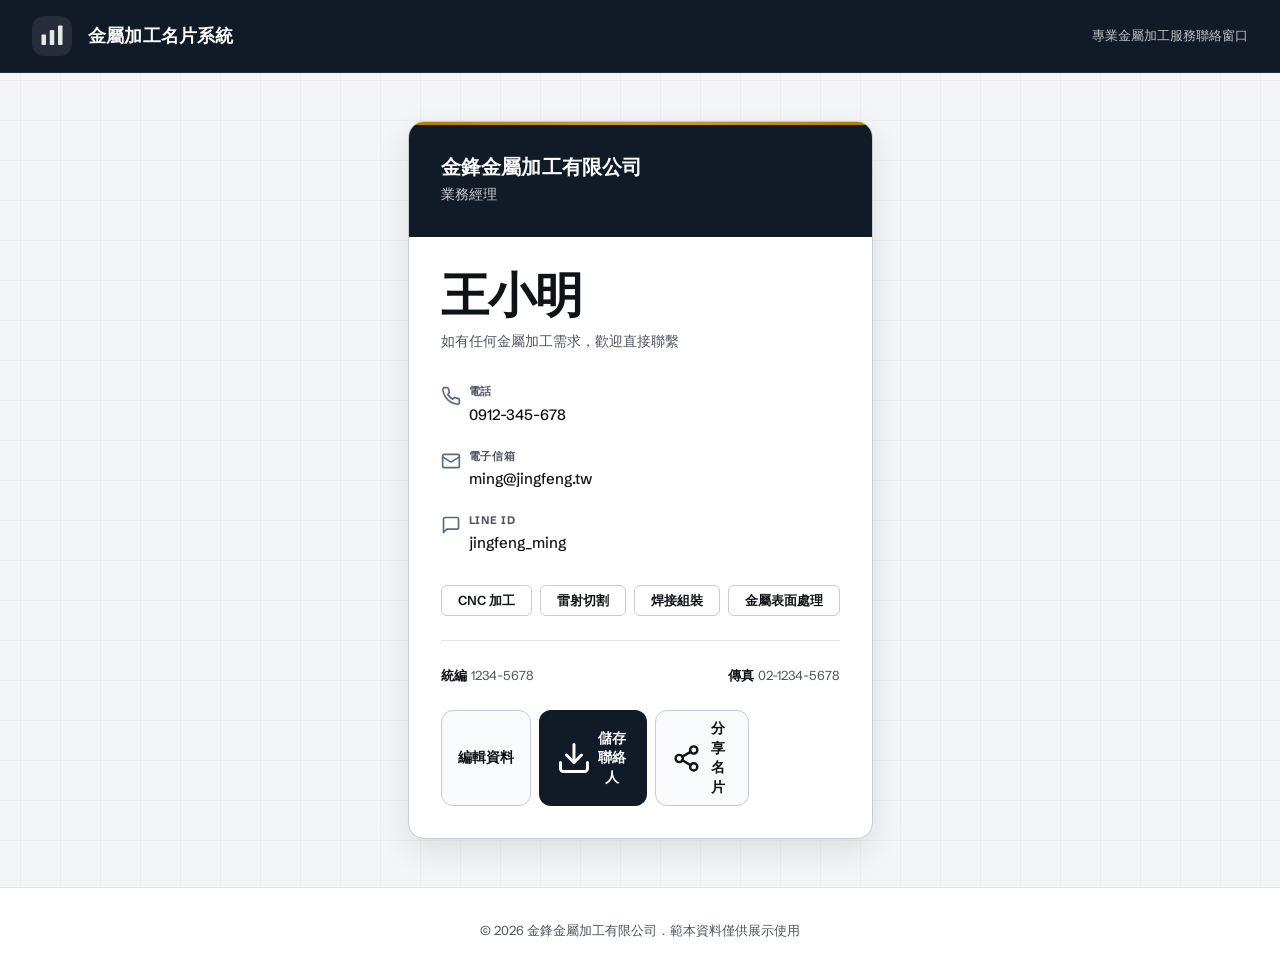
<file: index.html>
<!DOCTYPE html>
<html lang="zh-Hant">
<head>
  <meta charset="UTF-8">
  <!--
    金屬加工名片系統 - 入口頁
    檔案：index.html
    用途：展示單張個人名片完成品。
          初始化時由 assets/js/main.js 向 assets/config/api.json
          載入 API 位址，並發送 POST action=get 請求，從後端讀取名片資料；
          若 API 載入或解析失敗，則使用本地 Mock 資料備援渲染。
  -->
  <meta name="viewport" content="width=device-width, initial-scale=1.0">
  <meta name="description" content="金鋒金屬加工有限公司 - 業務經理 王小明 數位名片">
  <meta name="theme-color" content="#0f172a">
  <title>王小明 - 金鋒金屬加工有限公司 | 數位名片</title>

  <!-- 預先連線 Google Fonts 以加速字體載入 -->
  <link rel="preconnect" href="https://fonts.googleapis.com">
  <link rel="preconnect" href="https://fonts.gstatic.com" crossorigin>
  <link href="https://fonts.googleapis.com/css2?family=Schibsted+Grotesk:wght@400;500;600;700;800&display=swap" rel="stylesheet">

  <!-- 全站基礎樣式 -->
  <link rel="stylesheet" href="assets/css/main.css">
  <!-- 名片元件樣式 -->
  <link rel="stylesheet" href="assets/css/card.css">
</head>
<body>
  <!-- 頁首：品牌標記與系統名稱 -->
  <header class="page-header">
    <div class="page-header__brand" aria-hidden="true">
      <svg class="page-header__mark" width="32" height="32" viewBox="0 0 32 32" fill="none" xmlns="http://www.w3.org/2000/svg">
        <rect x="2" y="14" width="6" height="14" rx="1" fill="currentColor"/>
        <rect x="13" y="8" width="6" height="20" rx="1" fill="currentColor"/>
        <rect x="24" y="2" width="6" height="26" rx="1" fill="currentColor"/>
      </svg>
    </div>
    <h1 class="page-header__title">金屬加工名片系統</h1>
    <p class="page-header__subtitle">專業金屬加工服務聯絡窗口</p>
  </header>

  <!-- 主要內容：名片卡片 -->
  <main class="page-main" id="mainContent">
    <section aria-label="名片內容">
      <!-- 此容器由 main.js 填入名片卡片 -->
      <div id="cardContainer" class="card-stage"></div>
    </section>
  </main>

  <!-- 頁尾：版權資訊 -->
  <footer class="page-footer">
    <p>© 2026 金鋒金屬加工有限公司．範本資料僅供展示使用</p>
  </footer>

  <!-- 共用工具方法，須先載入以確保 main.js 可用 -->
  <script src="assets/js/utils.js"></script>
  <!-- 頁面主要邏輯 -->
  <script src="assets/js/main.js"></script>
</body>
</html>
</file>
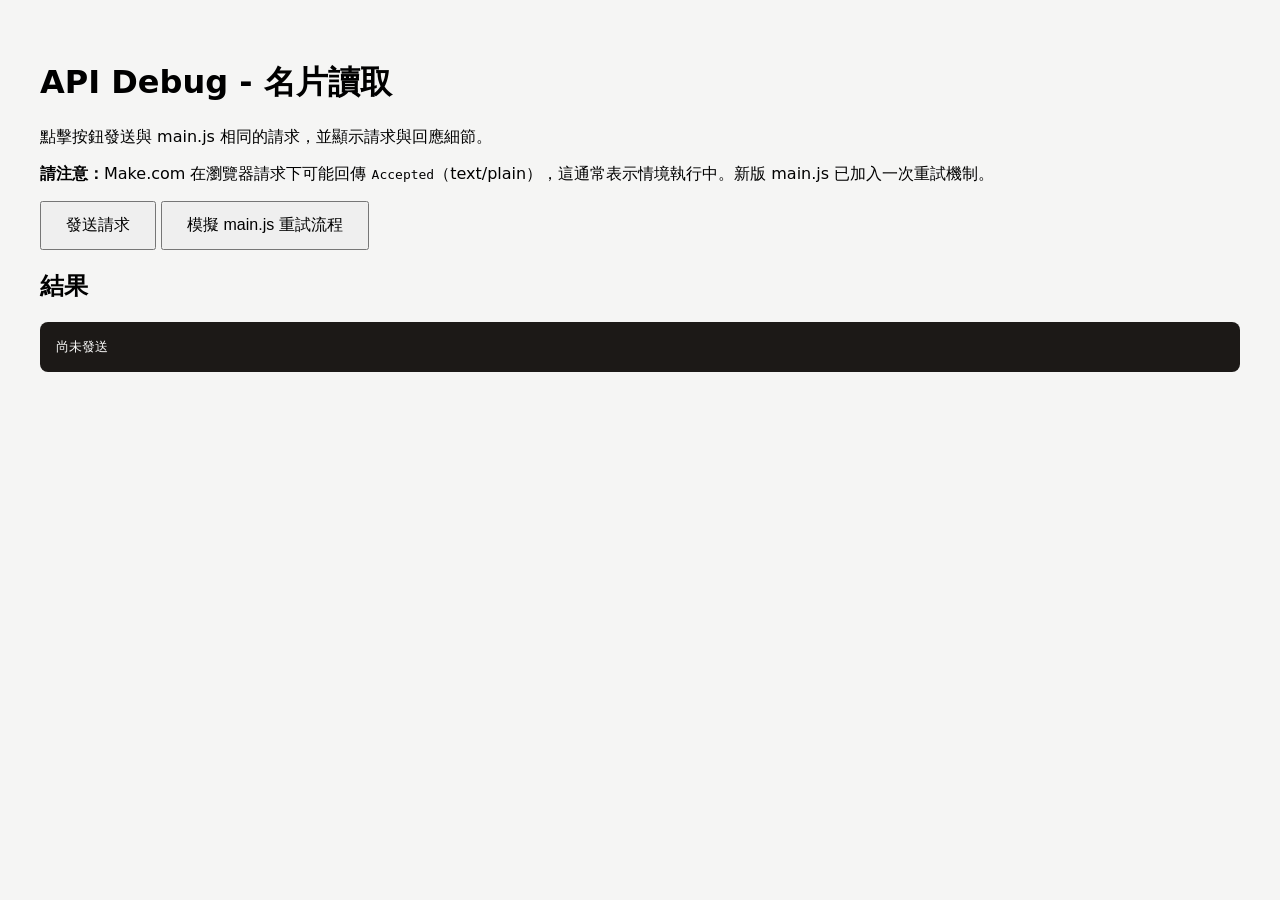
<file: debug.html>
<!DOCTYPE html>
<html lang="zh-Hant">
<head>
  <meta charset="UTF-8">
  <title>API Debug - 名片讀取</title>
  <style>
    body { font-family: system-ui, sans-serif; padding: 2rem; background: #f5f5f4; }
    pre { background: #1c1917; color: #fafaf9; padding: 1rem; border-radius: 0.5rem; overflow-x: auto; }
    button { padding: 0.75rem 1.5rem; font-size: 1rem; cursor: pointer; }
  </style>
</head>
<body>
  <h1>API Debug - 名片讀取</h1>
  <p>點擊按鈕發送與 main.js 相同的請求，並顯示請求與回應細節。</p>
  <p><strong>請注意：</strong>Make.com 在瀏覽器請求下可能回傳 <code>Accepted</code>（text/plain），這通常表示情境執行中。新版 main.js 已加入一次重試機制。</p>
  <button id="testBtn">發送請求</button>
  <button id="testRetryBtn">模擬 main.js 重試流程</button>
  <h2>結果</h2>
  <pre id="result">尚未發送</pre>

  <script>
    async function loadConfig() {
      const configRes = await fetch('assets/config/api.json', {
        method: 'GET',
        headers: { 'Accept': 'application/json' }
      });
      return await configRes.json();
    }

    async function callApiOnce(apiUrl, timeoutMs = 0) {
      const fetchOptions = {
        method: 'POST',
        headers: {
          'Content-Type': 'application/json; charset=utf-8',
          'Accept': 'application/json'
        },
        body: JSON.stringify({ action: 'get', data: {} })
      };

      let response;
      if (timeoutMs > 0) {
        const controller = new AbortController();
        const timeoutId = setTimeout(() => controller.abort(), timeoutMs);
        fetchOptions.signal = controller.signal;
        response = await fetch(apiUrl, fetchOptions);
        clearTimeout(timeoutId);
      } else {
        response = await fetch(apiUrl, fetchOptions);
      }

      const contentType = response.headers.get('content-type') || '';
      const rawText = await response.text();

      if (!contentType.includes('application/json')) {
        const snippet = rawText.trim().slice(0, 200);
        throw new Error(`API 回應格式非 JSON（Content-Type: ${contentType || '未提供'}）。原始回應：${snippet}`);
      }

      try {
        return JSON.parse(rawText);
      } catch (_) {
        throw new Error(`API 回應無法解析為 JSON：${rawText.trim().slice(0, 200)}`);
      }
    }

    document.getElementById('testBtn').addEventListener('click', async () => {
      const resultEl = document.getElementById('result');
      resultEl.textContent = '發送中...';

      try {
        const configRes = await fetch('assets/config/api.json', {
          method: 'GET',
          headers: { 'Accept': 'application/json' }
        });
        const config = await configRes.json();

        const startTime = performance.now();
        const apiUrl = config.apiUrl;
        const body = JSON.stringify({ action: 'get', data: {} });

        const response = await fetch(apiUrl, {
          method: 'POST',
          headers: {
            'Content-Type': 'application/json; charset=utf-8',
            'Accept': 'application/json'
          },
          body
        });

        const text = await response.text();
        const duration = (performance.now() - startTime).toFixed(2);

        let parsed = null;
        try {
          parsed = JSON.parse(text);
        } catch (_) {
          parsed = '無法解析為 JSON';
        }

        resultEl.textContent = JSON.stringify({
          apiUrl,
          requestBody: body,
          status: response.status,
          statusText: response.statusText,
          contentType: response.headers.get('content-type'),
          durationMs: duration,
          rawResponse: text,
          parsedResponse: parsed
        }, null, 2);
      } catch (error) {
        resultEl.textContent = JSON.stringify({
          error: error.name,
          message: error.message,
          stack: error.stack
        }, null, 2);
      }
    });
    document.getElementById('testRetryBtn').addEventListener('click', async () => {
      const resultEl = document.getElementById('result');
      resultEl.textContent = '第一次發送中...';

      try {
        const config = await loadConfig();
        const apiUrl = config.apiUrl;
        const startTime = performance.now();

        let response = null;
        let attempts = [];

        try {
          response = await callApiOnce(apiUrl, 10000);
          attempts.push({ attempt: 1, result: 'success', response });
        } catch (firstError) {
          attempts.push({ attempt: 1, result: 'error', message: firstError.message });
          const msg = firstError.message || '';
          if (msg.includes('非 JSON') || msg.includes('Accepted') || msg.includes('無法解析為 JSON')) {
            resultEl.textContent = '第一次未拿到 JSON，等待 2 秒後重試...';
            await new Promise((resolve) => setTimeout(resolve, 2000));
            response = await callApiOnce(apiUrl, 10000);
            attempts.push({ attempt: 2, result: 'success', response });
          } else {
            throw firstError;
          }
        }

        const duration = (performance.now() - startTime).toFixed(2);

        resultEl.textContent = JSON.stringify({
          apiUrl,
          durationMs: duration,
          attempts,
          extractedCard: (response && response.status === 'success' && response.data) ? response.data : response
        }, null, 2);
      } catch (error) {
        resultEl.textContent = JSON.stringify({
          error: error.name,
          message: error.message,
          stack: error.stack
        }, null, 2);
      }
    });
  </script>
</body>
</html>
</file>
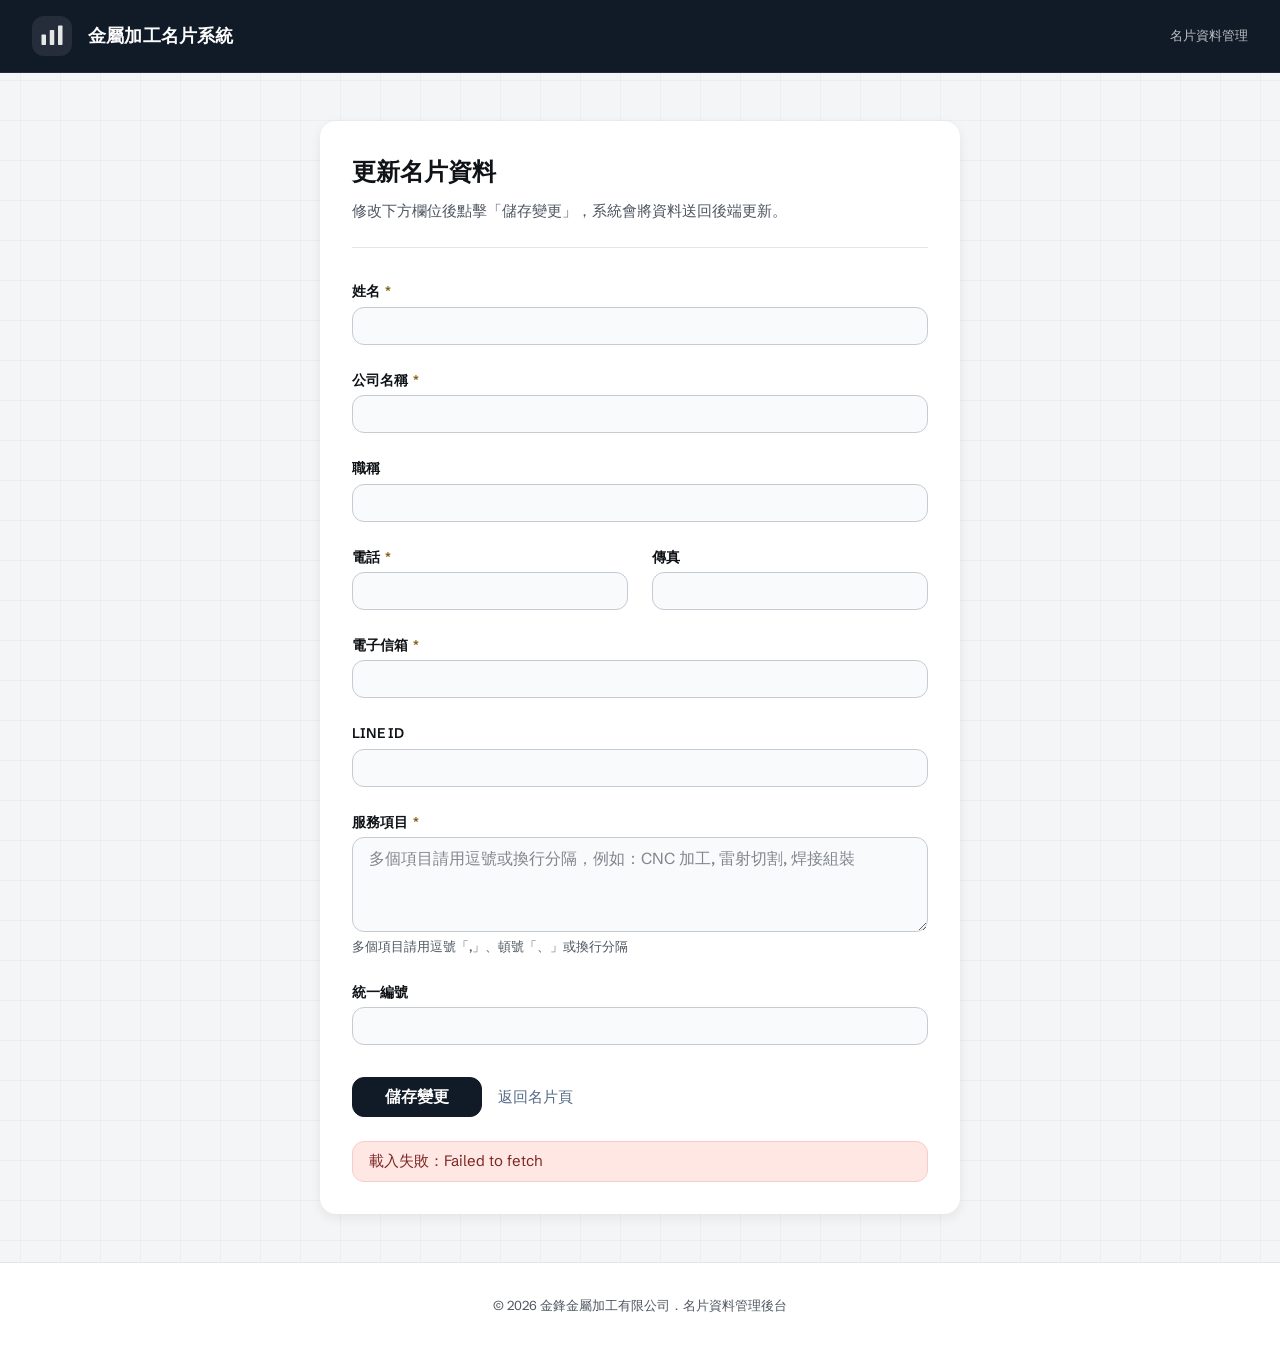
<file: update.html>
<!DOCTYPE html>
<html lang="zh-Hant">
<head>
  <meta charset="UTF-8">
  <!--
    金屬加工名片系統 - 名片資料更新頁
    檔案：update.html
    用途：從後端 API 讀取名片資料並提供表單編輯，再將修改後的資料送回 API 更新
  -->
  <meta name="viewport" content="width=device-width, initial-scale=1.0">
  <meta name="description" content="金屬加工名片系統 - 更新名片資料">
  <meta name="theme-color" content="#0f172a">
  <title>更新名片資料 | 金屬加工名片系統</title>

  <link rel="preconnect" href="https://fonts.googleapis.com">
  <link rel="preconnect" href="https://fonts.gstatic.com" crossorigin>
  <link href="https://fonts.googleapis.com/css2?family=Schibsted+Grotesk:wght@400;500;600;700;800&display=swap" rel="stylesheet">

  <link rel="stylesheet" href="assets/css/main.css">
  <link rel="stylesheet" href="assets/css/admin.css">
</head>
<body>
  <header class="page-header">
    <div class="page-header__brand" aria-hidden="true">
      <svg class="page-header__mark" width="32" height="32" viewBox="0 0 32 32" fill="none" xmlns="http://www.w3.org/2000/svg">
        <rect x="2" y="14" width="6" height="14" rx="1" fill="currentColor"/>
        <rect x="13" y="8" width="6" height="20" rx="1" fill="currentColor"/>
        <rect x="24" y="2" width="6" height="26" rx="1" fill="currentColor"/>
      </svg>
    </div>
    <h1 class="page-header__title">金屬加工名片系統</h1>
    <p class="page-header__subtitle">名片資料管理</p>
  </header>

  <main class="page-main">
    <section class="admin-panel" aria-label="名片資料編輯">
      <div class="admin-panel__header">
        <h2 class="admin-panel__title">更新名片資料</h2>
        <p class="admin-panel__desc">修改下方欄位後點擊「儲存變更」，系統會將資料送回後端更新。</p>
      </div>

      <form id="cardForm" class="card-form" novalidate>
        <div class="card-form__group">
          <label for="name" class="card-form__label">姓名 <span class="card-form__required" aria-hidden="true">*</span></label>
          <input type="text" id="name" name="name" class="card-form__input" required>
        </div>

        <div class="card-form__group">
          <label for="company" class="card-form__label">公司名稱 <span class="card-form__required" aria-hidden="true">*</span></label>
          <input type="text" id="company" name="company" class="card-form__input" required>
        </div>

        <div class="card-form__group">
          <label for="title" class="card-form__label">職稱</label>
          <input type="text" id="title" name="title" class="card-form__input">
        </div>

        <div class="card-form__row">
          <div class="card-form__group card-form__group--half">
            <label for="phone" class="card-form__label">電話 <span class="card-form__required" aria-hidden="true">*</span></label>
            <input type="tel" id="phone" name="phone" class="card-form__input" required>
          </div>

          <div class="card-form__group card-form__group--half">
            <label for="fax" class="card-form__label">傳真</label>
            <input type="tel" id="fax" name="fax" class="card-form__input">
          </div>
        </div>

        <div class="card-form__group">
          <label for="email" class="card-form__label">電子信箱 <span class="card-form__required" aria-hidden="true">*</span></label>
          <input type="email" id="email" name="email" class="card-form__input" required>
        </div>

        <div class="card-form__group">
          <label for="line_id" class="card-form__label">LINE ID</label>
          <input type="text" id="line_id" name="line_id" class="card-form__input">
        </div>

        <div class="card-form__group">
          <label for="services" class="card-form__label">服務項目 <span class="card-form__required" aria-hidden="true">*</span></label>
          <textarea id="services" name="services" class="card-form__textarea" rows="3" placeholder="多個項目請用逗號或換行分隔，例如：CNC 加工, 雷射切割, 焊接組裝" required></textarea>
          <span class="card-form__hint">多個項目請用逗號「,」、頓號「、」或換行分隔</span>
        </div>

        <div class="card-form__row">
          <div class="card-form__group card-form__group--half">
            <label for="tax_id" class="card-form__label">統一編號</label>
            <input type="text" id="tax_id" name="tax_id" class="card-form__input" maxlength="8" inputmode="numeric">
          </div>
        </div>

        <div class="card-form__actions">
          <button type="submit" class="card-form__submit" id="submitBtn">儲存變更</button>
          <a href="index.html" class="card-form__cancel">返回名片頁</a>
        </div>

        <div id="formMessage" class="card-form__message" role="status" aria-live="polite"></div>
      </form>
    </section>
  </main>

  <footer class="page-footer">
    <p>© 2026 金鋒金屬加工有限公司．名片資料管理後台</p>
  </footer>

  <script src="assets/js/utils.js"></script>
  <script src="assets/js/update.js"></script>
</body>
</html>
</file>
<file: assets/css/main.css>
/* ============================================
   金屬加工名片系統 - 全站主樣式表
   檔案：assets/css/main.css
   用途：定義 CSS 變數、Reset、版面網格與通用元件
   ============================================ */

/* 1. 字體由 index.html 的 <link> 預先載入，此處無需重複 @import，避免雙重請求 */

/* 2. CSS 變數：集中管理色彩、間距、圓角、陰影與動畫 */
:root {
  /*
    品牌色彩策略：克制（Restrained）
    以深藍黑為主色，傳達金屬加工的穩重與精準；
    琥珀金作為唯一強調色，點綴互動與重要資訊。
  */
  --color-primary: oklch(0.22 0.03 255);
  --color-on-primary: oklch(0.99 0 0);
  --color-secondary: oklch(0.52 0.05 255);
  --color-accent: oklch(0.62 0.13 80);
  --color-accent-dark: oklch(0.48 0.10 80);
  --color-on-accent: oklch(0.99 0 0);

  /* 表面與背景：冷灰底色襯托純白卡片，避免純白一片的廉價感 */
  --color-bg: oklch(0.97 0.002 255);
  --color-surface: oklch(1 0 0);
  --color-surface-raised: oklch(0.985 0.002 255);

  /* 文字色彩：確保 WCAG AA 對比度 */
  --color-text: oklch(0.18 0.01 255);
  --color-text-muted: oklch(0.45 0.02 255);

  /* 邊框與分隔 */
  --color-border: oklch(0.84 0.01 255);
  --color-border-subtle: oklch(0.92 0.005 255);

  /* 間距系統 */
  --space-xs: 0.25rem;
  --space-sm: 0.5rem;
  --space-md: 1rem;
  --space-lg: 1.5rem;
  --space-xl: 2rem;
  --space-2xl: 3rem;
  --space-3xl: 5rem;

  /* 圓角 */
  --radius-sm: 0.375rem;
  --radius-md: 0.75rem;
  --radius-lg: 1rem;
  --radius-xl: 1.5rem;

  /* 陰影：冷調陰影，保持專業感 */
  --shadow-sm: 0 1px 2px oklch(0.22 0.02 255 / 0.05);
  --shadow-md: 0 4px 12px oklch(0.22 0.02 255 / 0.07);
  --shadow-lg: 0 12px 32px oklch(0.22 0.02 255 / 0.10);
  --shadow-xl: 0 24px 48px oklch(0.22 0.02 255 / 0.14);

  /* 字體：單一族系多權重，透過 size/weight 建立層級 */
  --font-sans: "Schibsted Grotesk", -apple-system, BlinkMacSystemFont, "Segoe UI", "PingFang TC", "Microsoft JhengHei", "Helvetica Neue", Arial, sans-serif;

  /* 動畫曲線 */
  --ease-out-quart: cubic-bezier(0.25, 1, 0.5, 1);
  --ease-out-expo: cubic-bezier(0.16, 1, 0.3, 1);
  --duration-fast: 150ms;
  --duration-base: 250ms;
  --duration-slow: 500ms;
}

/* 3. Reset：統一瀏覽器預設樣式 */
*,
*::before,
*::after {
  box-sizing: border-box;
}

* {
  margin: 0;
  padding: 0;
}

html {
  font-size: 16px;
  -webkit-font-smoothing: antialiased;
  -moz-osx-font-smoothing: grayscale;
  text-rendering: optimizeLegibility;
}

body {
  min-height: 100vh;
  font-family: var(--font-sans);
  font-size: 1rem;
  font-weight: 400;
  line-height: 1.6;
  color: var(--color-text);

  /* 冷灰底色加上極淡的工業網格，暗示金屬加工圖紙 */
  background-color: var(--color-bg);
  background-image:
    linear-gradient(oklch(0.22 0.02 255 / 0.03) 1px, transparent 1px),
    linear-gradient(90deg, oklch(0.22 0.02 255 / 0.03) 1px, transparent 1px);
  background-size: 2.5rem 2.5rem;
  background-position: center top;
}

/* 4. 頁首：簡潔的 slim bar，品牌標記置中 */
.page-header {
  display: flex;
  flex-direction: column;
  align-items: center;
  gap: var(--space-sm);
  padding: var(--space-lg) var(--space-md);
  background-color: var(--color-primary);
  color: var(--color-on-primary);
  text-align: center;
  border-bottom: 1px solid oklch(1 0 0 / 0.08);
}

.page-header__brand {
  display: grid;
  place-items: center;
  width: 3rem;
  height: 3rem;
  border-radius: var(--radius-md);
  background-color: oklch(1 0 0 / 0.08);
  color: var(--color-on-primary);
}

.page-header__mark {
  width: 1.5rem;
  height: 1.5rem;
  opacity: 0.9;
}

.page-header__title {
  font-size: clamp(1.125rem, 2.5vw, 1.375rem);
  font-weight: 700;
  letter-spacing: 0.01em;
  line-height: 1.3;
  text-wrap: balance;
}

.page-header__subtitle {
  font-size: 0.8125rem;
  font-weight: 400;
  color: oklch(1 0 0 / 0.72);
  line-height: 1.5;
}

@media (min-width: 768px) {
  .page-header {
    flex-direction: row;
    justify-content: flex-start;
    gap: var(--space-md);
    padding: var(--space-md) var(--space-xl);
    text-align: left;
  }

  .page-header__brand {
    width: 2.5rem;
    height: 2.5rem;
  }

  .page-header__title {
    font-size: 1.125rem;
  }

  .page-header__subtitle {
    margin-left: auto;
  }
}

/* 5. 主要內容區：名片卡片置中並留有呼吸空間 */
.page-main {
  display: flex;
  align-items: center;
  justify-content: center;
  padding: var(--space-xl) var(--space-md);
  min-height: calc(100vh - 8.5rem);
}

@media (min-width: 768px) {
  .page-main {
    padding: var(--space-2xl) var(--space-xl);
  }
}

/* 6. 名片容器 */
.card-stage {
  width: 100%;
  max-width: 600px;
  margin: 0 auto;
}

/* 載入中與無資料提示 */
.card-stage__message {
  text-align: center;
  color: var(--color-text-muted);
  padding: var(--space-2xl) var(--space-md);
  font-size: 1rem;
  line-height: 1.6;
}

/* 7. 頁尾 */
.page-footer {
  text-align: center;
  padding: var(--space-xl) var(--space-md);
  color: var(--color-text-muted);
  font-size: 0.8125rem;
  line-height: 1.6;
  border-top: 1px solid var(--color-border-subtle);
  background-color: var(--color-surface);
}

/* 8. 視覺隱藏但保留給輔助科技 */
.visually-hidden {
  position: absolute;
  width: 1px;
  height: 1px;
  padding: 0;
  margin: -1px;
  overflow: hidden;
  clip: rect(0, 0, 0, 0);
  white-space: nowrap;
  border: 0;
}

/* 9. 列印樣式：名片頁面常需列印 */
@media print {
  body {
    background: none;
  }

  .page-header,
  .page-footer {
    display: none;
  }

  .page-main {
    min-height: auto;
    padding: 0;
    align-items: flex-start;
  }

  .card-stage {
    max-width: none;
  }
}

/* 10. 尊重使用者減少動畫偏好 */
@media (prefers-reduced-motion: reduce) {
  *,
  *::before,
  *::after {
    animation-duration: 0.01ms !important;
    animation-iteration-count: 1 !important;
    transition-duration: 0.01ms !important;
    scroll-behavior: auto !important;
  }
}
</file>
<file: assets/css/card.css>
/* ============================================
   金屬加工名片系統 - 名片元件樣式表
   檔案：assets/css/card.css
   用途：定義名片卡片的視覺層級、色彩與互動效果
   ============================================ */

/* 1. 名片卡片整體容器 */
.business-card {
  display: flex;
  flex-direction: column;
  background-color: var(--color-surface);
  border-radius: var(--radius-lg);
  box-shadow: var(--shadow-lg);
  border: 1px solid var(--color-border);
  overflow: hidden;
  transition:
    transform var(--duration-base) var(--ease-out-quart),
    box-shadow var(--duration-base) var(--ease-out-quart);
}

/* 滑鼠懸停：輕微上浮並加深陰影 */
.business-card:hover {
  transform: translateY(-4px);
  box-shadow: var(--shadow-xl);
}

/* 溫和的頁面進入動畫：預設可見，僅在支援動畫時播放 */
@keyframes card-enter {
  from {
    opacity: 0;
    transform: translateY(1rem);
  }
  to {
    opacity: 1;
    transform: translateY(0);
  }
}

@media (prefers-reduced-motion: no-preference) {
  .business-card--animate {
    animation: card-enter 600ms var(--ease-out-expo) forwards;
  }
}

/* 2. 卡片頂部深色區塊：公司名稱與職稱 */
.business-card__header {
  position: relative;
  background-color: var(--color-primary);
  color: var(--color-on-primary);
  padding: var(--space-xl);
}

/* 頂部金色裝飾線條：象徵金屬加工的精度與品質 */
.business-card__header::before {
  content: "";
  position: absolute;
  top: 0;
  left: 0;
  width: 100%;
  height: 3px;
  background: linear-gradient(
    90deg,
    var(--color-accent) 0%,
    oklch(0.72 0.12 80) 50%,
    var(--color-accent) 100%
  );
}

.business-card__company-group {
  display: flex;
  flex-direction: column;
  gap: var(--space-xs);
}

.business-card__company {
  font-size: 1.25rem;
  font-weight: 700;
  line-height: 1.3;
  letter-spacing: 0.01em;
  text-wrap: balance;
}

.business-card__title {
  font-size: 0.875rem;
  font-weight: 500;
  color: oklch(1 0 0 / 0.78);
  line-height: 1.5;
}

/* 3. 卡片主體：姓名與聯絡資訊 */
.business-card__body {
  padding: var(--space-xl);
  flex: 1;
}

.business-card__name {
  font-size: clamp(2rem, 7vw, 3rem);
  font-weight: 800;
  color: var(--color-text);
  letter-spacing: -0.02em;
  line-height: 1.1;
  text-wrap: balance;
  margin-bottom: var(--space-sm);
}

.business-card__role-note {
  font-size: 0.875rem;
  color: var(--color-text-muted);
  margin-bottom: var(--space-xl);
}

/* 4. 聯絡資訊列表 */
.business-card__contact-list {
  list-style: none;
  display: grid;
  gap: var(--space-md);
  grid-template-columns: 1fr;
}

@media (min-width: 480px) {
  .business-card__contact-list {
    grid-template-columns: repeat(2, 1fr);
    gap: var(--space-lg) var(--space-md);
  }

  /* 第四個項目之前的項目不會跨欄；電話與信箱通常較長，讓它們佔滿整列 */
  .business-card__contact-item--wide {
    grid-column: 1 / -1;
  }
}

.business-card__contact-item {
  display: flex;
  align-items: flex-start;
  gap: var(--space-sm);
  font-size: 0.9375rem;
  line-height: 1.4;
}

.business-card__contact-icon {
  flex-shrink: 0;
  width: 1.25rem;
  height: 1.25rem;
  color: var(--color-secondary);
  margin-top: 0.125rem;
}

.business-card__contact-icon svg {
  width: 100%;
  height: 100%;
}

.business-card__contact-info {
  display: flex;
  flex-direction: column;
  gap: var(--space-xs);
  min-width: 0;
}

.business-card__contact-label {
  font-size: 0.6875rem;
  font-weight: 700;
  letter-spacing: 0.08em;
  text-transform: uppercase;
  color: var(--color-text-muted);
}

.business-card__contact-value {
  color: var(--color-text);
  text-decoration: none;
  font-weight: 500;
  word-break: break-all;
  transition: color var(--duration-fast) var(--ease-out-quart);
}

.business-card__contact-value[href]:hover {
  color: var(--color-accent-dark);
}

.business-card__contact-value[href]:focus-visible {
  outline: 2px solid var(--color-accent);
  outline-offset: 2px;
  border-radius: var(--radius-sm);
}

/* 5. 卡片底部：服務標籤、輔助資訊與行動按鈕 */
.business-card__footer {
  padding: 0 var(--space-xl) var(--space-xl);
  display: flex;
  flex-direction: column;
  gap: var(--space-lg);
}

/* 服務項目標籤容器 */
.business-card__services {
  display: flex;
  flex-wrap: wrap;
  gap: var(--space-sm);
}

/* 單個服務標籤：outline 風格，hover 反轉 */
.business-card__service-tag {
  display: inline-flex;
  align-items: center;
  background-color: transparent;
  color: var(--color-text);
  border: 1px solid var(--color-border);
  font-size: 0.8125rem;
  font-weight: 600;
  padding: var(--space-xs) var(--space-md);
  border-radius: var(--radius-sm);
  transition:
    background-color var(--duration-fast) var(--ease-out-quart),
    border-color var(--duration-fast) var(--ease-out-quart),
    color var(--duration-fast) var(--ease-out-quart);
}

.business-card__service-tag:hover {
  background-color: var(--color-accent);
  border-color: var(--color-accent);
  color: var(--color-on-accent);
}

/* 6. 統編與傳真等輔助資訊 */
.business-card__meta {
  display: flex;
  flex-wrap: wrap;
  justify-content: space-between;
  gap: var(--space-md);
  font-size: 0.8125rem;
  color: var(--color-text-muted);
  border-top: 1px solid var(--color-border-subtle);
  padding-top: var(--space-lg);
}

.business-card__meta-item {
  display: flex;
  align-items: center;
  gap: var(--space-xs);
}

.business-card__meta-label {
  font-weight: 600;
  color: var(--color-text);
}

/* 7. 行動按鈕：儲存聯絡人 */
.business-card__actions {
  display: flex;
  gap: var(--space-sm);
}

.business-card__action {
  display: inline-flex;
  align-items: center;
  justify-content: center;
  gap: var(--space-xs);
  padding: var(--space-sm) var(--space-md);
  border-radius: var(--radius-md);
  font-size: 0.875rem;
  font-weight: 600;
  line-height: 1.4;
  text-decoration: none;
  cursor: pointer;
  border: 1px solid transparent;
  transition:
    background-color var(--duration-fast) var(--ease-out-quart),
    border-color var(--duration-fast) var(--ease-out-quart),
    color var(--duration-fast) var(--ease-out-quart),
    transform var(--duration-fast) var(--ease-out-quart);
}

.business-card__action--primary {
  background-color: var(--color-primary);
  color: var(--color-on-primary);
}

.business-card__action--primary:hover {
  background-color: oklch(0.18 0.03 255);
  transform: translateY(-1px);
}

.business-card__action--primary:focus-visible {
  outline: 2px solid var(--color-accent);
  outline-offset: 2px;
}

.business-card__action--secondary {
  background-color: var(--color-surface-raised);
  color: var(--color-text);
  border-color: var(--color-border);
}

.business-card__action--secondary:hover {
  border-color: var(--color-secondary);
  color: var(--color-secondary);
  transform: translateY(-1px);
}

.business-card__action--secondary:focus-visible {
  outline: 2px solid var(--color-accent);
  outline-offset: 2px;
}

.business-card__action-icon {
  width: 1rem;
  height: 1rem;
  flex-shrink: 0;
}

/* 8. 錯誤狀態樣式 */
.business-card--error {
  text-align: center;
  padding: var(--space-2xl) var(--space-xl);
  color: var(--color-text-muted);
}

.business-card--error strong {
  color: var(--color-text);
  display: block;
  margin-bottom: var(--space-sm);
}

/* 9. 列印：移除陰影與互動，確保名片清楚 */
@media print {
  .business-card {
    box-shadow: none;
    border: 1px solid var(--color-border);
    break-inside: avoid;
  }

  .business-card__actions,
  .business-card__service-tag:hover,
  .business-card__contact-value[href]:hover,
  .business-card__action:hover {
    transform: none;
  }

  .business-card__actions {
    display: none;
  }

  .business-card__service-tag {
    border: 1px solid var(--color-border);
  }
}
</file>
<file: assets/css/admin.css>
/* ============================================
   金屬加工名片系統 - 管理後台樣式表
   檔案：assets/css/admin.css
   用途：定義 update.html 的表單與管理面板樣式
   ============================================ */

.admin-panel {
  width: 100%;
  max-width: 640px;
  margin: 0 auto;
  padding: var(--space-xl);
  background-color: var(--color-surface);
  border-radius: var(--radius-lg);
  box-shadow: var(--shadow-md);
}

.admin-panel__header {
  margin-bottom: var(--space-xl);
  padding-bottom: var(--space-lg);
  border-bottom: 1px solid var(--color-border-subtle);
}

.admin-panel__title {
  font-size: 1.5rem;
  font-weight: 700;
  color: var(--color-text);
  margin-bottom: var(--space-sm);
}

.admin-panel__desc {
  font-size: 0.9375rem;
  color: var(--color-text-muted);
  line-height: 1.6;
}

.card-form {
  display: flex;
  flex-direction: column;
  gap: var(--space-lg);
}

.card-form__group {
  display: flex;
  flex-direction: column;
  gap: var(--space-xs);
}

.card-form__row {
  display: flex;
  flex-direction: column;
  gap: var(--space-lg);
}

@media (min-width: 640px) {
  .card-form__row {
    flex-direction: row;
  }

  .card-form__group--half {
    flex: 1 1 50%;
  }
}

.card-form__label {
  font-size: 0.875rem;
  font-weight: 600;
  color: var(--color-text);
}

.card-form__required {
  color: var(--color-accent-dark);
  margin-left: 0.125rem;
}

.card-form__input,
.card-form__textarea {
  width: 100%;
  padding: var(--space-sm) var(--space-md);
  font-family: var(--font-sans);
  font-size: 1rem;
  color: var(--color-text);
  background-color: var(--color-surface-raised);
  border: 1px solid var(--color-border);
  border-radius: var(--radius-md);
  transition: border-color var(--duration-fast) var(--ease-out-quart),
              box-shadow var(--duration-fast) var(--ease-out-quart);
}

.card-form__input:focus,
.card-form__textarea:focus {
  outline: none;
  border-color: var(--color-secondary);
  box-shadow: 0 0 0 3px oklch(0.52 0.05 255 / 0.12);
}

.card-form__input::placeholder,
.card-form__textarea::placeholder {
  color: var(--color-text-muted);
  opacity: 0.7;
}

.card-form__textarea {
  resize: vertical;
  min-height: 5rem;
  line-height: 1.6;
}

.card-form__hint {
  font-size: 0.8125rem;
  color: var(--color-text-muted);
}

.card-form__actions {
  display: flex;
  flex-wrap: wrap;
  align-items: center;
  gap: var(--space-md);
  margin-top: var(--space-sm);
}

.card-form__submit {
  display: inline-flex;
  align-items: center;
  justify-content: center;
  gap: var(--space-sm);
  padding: var(--space-sm) var(--space-xl);
  font-family: var(--font-sans);
  font-size: 1rem;
  font-weight: 600;
  color: var(--color-on-primary);
  background-color: var(--color-primary);
  border: 1px solid var(--color-primary);
  border-radius: var(--radius-md);
  cursor: pointer;
  transition: background-color var(--duration-fast) var(--ease-out-quart),
              transform var(--duration-fast) var(--ease-out-quart);
}

.card-form__submit:hover:not(:disabled) {
  background-color: oklch(0.18 0.025 255);
  transform: translateY(-1px);
}

.card-form__submit:disabled {
  opacity: 0.6;
  cursor: not-allowed;
}

.card-form__cancel {
  font-size: 0.9375rem;
  color: var(--color-secondary);
  text-decoration: none;
  transition: color var(--duration-fast) var(--ease-out-quart);
}

.card-form__cancel:hover {
  color: var(--color-text);
  text-decoration: underline;
}

.card-form__message {
  min-height: 1.5rem;
  padding: var(--space-sm) var(--space-md);
  border-radius: var(--radius-md);
  font-size: 0.9375rem;
  line-height: 1.5;
}

.card-form__message--success {
  color: oklch(0.35 0.08 150);
  background-color: oklch(0.95 0.03 150);
  border: 1px solid oklch(0.88 0.04 150);
}

.card-form__message--error {
  color: oklch(0.4 0.12 25);
  background-color: oklch(0.95 0.03 25);
  border: 1px solid oklch(0.88 0.05 25);
}

.card-form__message--info {
  color: var(--color-text-muted);
}
</file>
